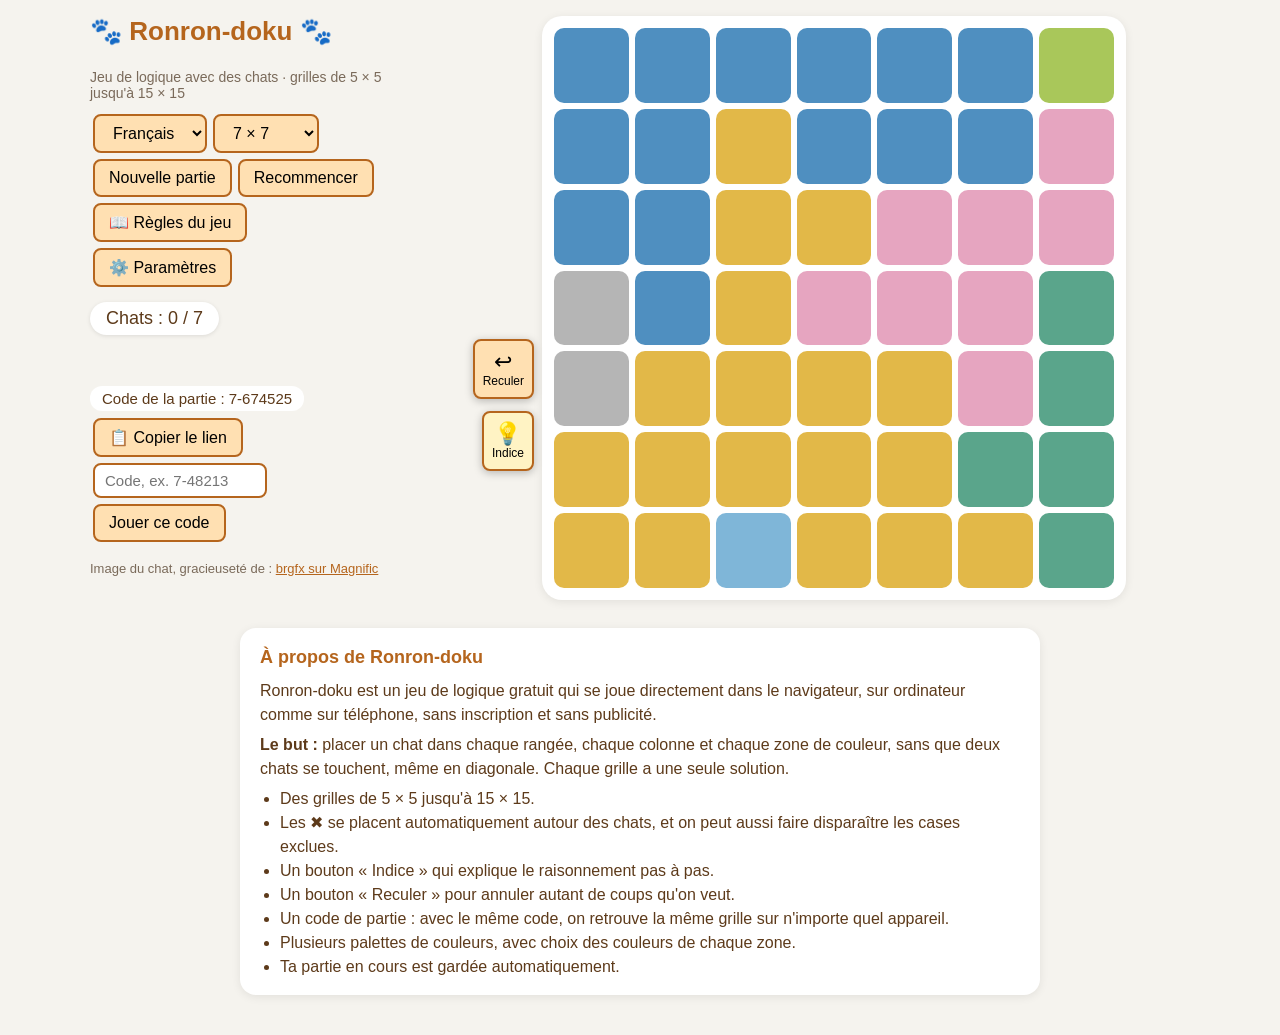
<file: index.html>
<!DOCTYPE html>
<html lang="fr">
<head>
  <meta charset="UTF-8">
  <meta name="viewport" content="width=device-width, initial-scale=1, maximum-scale=1, user-scalable=no">
  <title>Ronron-doku – jeu de logique gratuit avec des chats</title>
  <meta name="description" content="Ronron-doku : jeu de logique gratuit à jouer dans le navigateur. Place un chat dans chaque rangée, colonne et zone de couleur, sans que deux chats se touchent. Grilles de 5 × 5 à 15 × 15, indices expliqués pas à pas, codes de partie à partager.">
  <meta property="og:type" content="website">
  <meta property="og:title" content="Ronron-doku – jeu de logique gratuit avec des chats">
  <meta property="og:description" content="Un chat par rangée, par colonne et par zone de couleur, sans que deux chats se touchent. Grilles de 5 × 5 à 15 × 15, indices expliqués pas à pas, codes de partie à partager.">
  <meta property="og:image" content="https://ronrondoku.ca/cat.png">
  <meta property="og:url" content="https://ronrondoku.ca/">
  <meta property="og:locale" content="fr_CA">
  <link rel="canonical" href="https://ronrondoku.ca/">
  <link rel="alternate" hreflang="fr" href="https://ronrondoku.ca/">
  <link rel="alternate" hreflang="en" href="https://ronrondoku.ca/en/">
  <link rel="alternate" hreflang="ar" href="https://ronrondoku.ca/ar/">
  <link rel="alternate" hreflang="it" href="https://ronrondoku.ca/it/">
  <link rel="alternate" hreflang="x-default" href="https://ronrondoku.ca/">
  <link rel="icon" href="cat.png" type="image/png">
  <link rel="stylesheet" href="style.css">
</head>
<body>
  <div id="layout">
    <aside id="side">
      <h1>🐾 Ronron-doku 🐾</h1>
      <p class="tagline" data-i18n="tagline">Jeu de logique avec des chats · grilles de 5 × 5 jusqu'à 15 × 15</p>

      <div class="controls">
        <select id="lang" aria-label="Langue / Language"><option value="fr">Français</option><option value="en">English</option><option value="ar">العربية</option><option value="it">Italiano</option></select>
        <select id="size">
          <option value="5">5 × 5</option>
          <option value="6">6 × 6</option>
          <option value="7" selected>7 × 7</option>
          <option value="8">8 × 8</option>
          <option value="9">9 × 9</option>
          <option value="10">10 × 10</option>
          <option value="12">12 × 12</option>
          <option value="15">15 × 15</option>
        </select>
        <button id="new-game" data-i18n="new_game">Nouvelle partie</button>
        <button id="undo-top" data-i18n="undo_top">↩ Reculer</button>
        <button id="hint-top" data-i18n="hint_top">💡 Indice</button>
        <button id="reset" data-i18n="reset">Recommencer</button>
        <button id="rules-btn" data-i18n="rules_btn">📖 Règles du jeu</button>
        <button id="settings-btn" data-i18n="settings_btn">⚙️ Paramètres</button>
      </div>

      <div id="rules-panel" class="panel" hidden>
        <h2 data-i18n="rules_h">Règles du jeu</h2>
        <p data-i18n="rules_p1">Place <b>un chat</b> dans chaque rangée, chaque colonne et chaque zone de couleur.
        Deux chats ne doivent jamais se toucher, même en diagonale.</p>
        <p data-i18n="rules_p2">Clique une case : ✖ (exclue), puis le chat, puis vide.</p>
        <p data-i18n="rules_p3">Les ✖ se placent tout seuls autour de chaque chat.</p>
        <p data-i18n="rules_p4">À la souris, tu peux aussi glisser sur plusieurs cases pour y poser des ✖.</p>
        <button id="rules-close" data-i18n="close">Fermer</button>
      </div>

      <div id="settings-panel" class="panel" hidden>
        <h2 data-i18n="settings_h">Paramètres</h2>
        <label><input type="checkbox" id="opt-counter" checked> <span data-i18n="opt_counter">Afficher le compteur de chats</span></label>
        <label><input type="checkbox" id="opt-vanish"> <span data-i18n="opt_vanish">Effacer les cases exclues (au lieu de ✖)</span></label>
        <label><span data-i18n="opt_palette">Palette de couleurs :</span>
          <select id="opt-palette">
            <option value="douce" data-i18n="pal_douce">Douce</option>
            <option value="vive" data-i18n="pal_vive">Vive</option>
            <option value="mixte" data-i18n="pal_mixte">Mixte (vive et pastel)</option>
            <option value="pastel" data-i18n="pal_pastel">Pastel</option>
          </select>
        </label>
        <button id="color-edit-btn" data-i18n="color_edit">🎨 Choisir les couleurs une par une</button>
        <div id="color-editor" hidden>
          <p data-i18n="color_help">Clique sur une couleur pour la changer. Une couleur par zone de la grille actuelle.</p>
          <div id="color-grid"></div>
          <button id="color-reset" data-i18n="color_reset">Rétablir la palette</button>
        </div>
        <button id="settings-close" data-i18n="close">Fermer</button>
      </div>

      <div id="status">
        <span id="counter"></span>
      </div>

      <div id="code-box">
        <div id="game-code"></div>
        <button id="copy-link" data-i18n="copy_link">📋 Copier le lien</button>
        <div class="code-row">
          <input id="code-input" type="text" placeholder="Code, ex. 7-48213" data-i18n-ph="code_ph" maxlength="80" autocomplete="off">
          <button id="code-go" data-i18n="code_go">Jouer ce code</button>
        </div>
        <small id="code-msg"></small>
      </div>
      <p class="credit" data-i18n="credit">Image du chat, gracieuseté de : <a href="https://www.magnific.com/fr/vecteurs-libre/caricature-chat-mignon-noir_48121656.htm" target="_blank" rel="noopener">brgfx sur Magnific</a></p>
    </aside>

    <main id="board-area">
      <div id="loading" hidden>
        <div class="spinner"></div>
        <p data-i18n="loading">Création de la grille…<br>Les grandes grilles prennent quelques secondes.</p>
      </div>
      <div id="undo-wrap"><button id="undo" title="Reculer d'un coup" data-i18n-title="undo_title">↩<span data-i18n="undo_word">Reculer</span></button>
        <button id="hint-btn" title="Demander un indice" data-i18n-title="hint_title">💡<span data-i18n="hint_word">Indice</span></button></div>
      <div id="board"></div>
      <p id="message"></p>
    </main>
  </div>

  <section id="about">
    <h2 data-i18n="about_h">À propos de Ronron-doku</h2>
    <p data-i18n="about_p1">Ronron-doku est un jeu de logique gratuit qui se joue directement dans le navigateur, sur ordinateur comme sur téléphone, sans inscription et sans publicité.</p>
    <p data-i18n="about_p2"><b>Le but :</b> placer un chat dans chaque rangée, chaque colonne et chaque zone de couleur, sans que deux chats se touchent, même en diagonale. Chaque grille a une seule solution.</p>
    <ul>
      <li data-i18n="about_li1">Des grilles de 5 × 5 jusqu'à 15 × 15.</li>
      <li data-i18n="about_li2">Les ✖ se placent automatiquement autour des chats, et on peut aussi faire disparaître les cases exclues.</li>
      <li data-i18n="about_li3">Un bouton « Indice » qui explique le raisonnement pas à pas.</li>
      <li data-i18n="about_li4">Un bouton « Reculer » pour annuler autant de coups qu'on veut.</li>
      <li data-i18n="about_li5">Un code de partie : avec le même code, on retrouve la même grille sur n'importe quel appareil.</li>
      <li data-i18n="about_li6">Plusieurs palettes de couleurs, avec choix des couleurs de chaque zone.</li>
      <li data-i18n="about_li7">Ta partie en cours est gardée automatiquement.</li>
    </ul>
  </section>

  <div id="hint-box" hidden>
    <p id="hint-text"></p>
    <div class="hint-actions">
      <button id="hint-apply" data-i18n="apply">Appliquer</button>
      <button id="hint-close" data-i18n="close">Fermer</button>
    </div>
  </div>
  <script src="i18n.js"></script>
  <script src="gen.js"></script>
  <script src="script.js"></script>
  <script src="hints.js"></script>
</body>
</html>
</file>
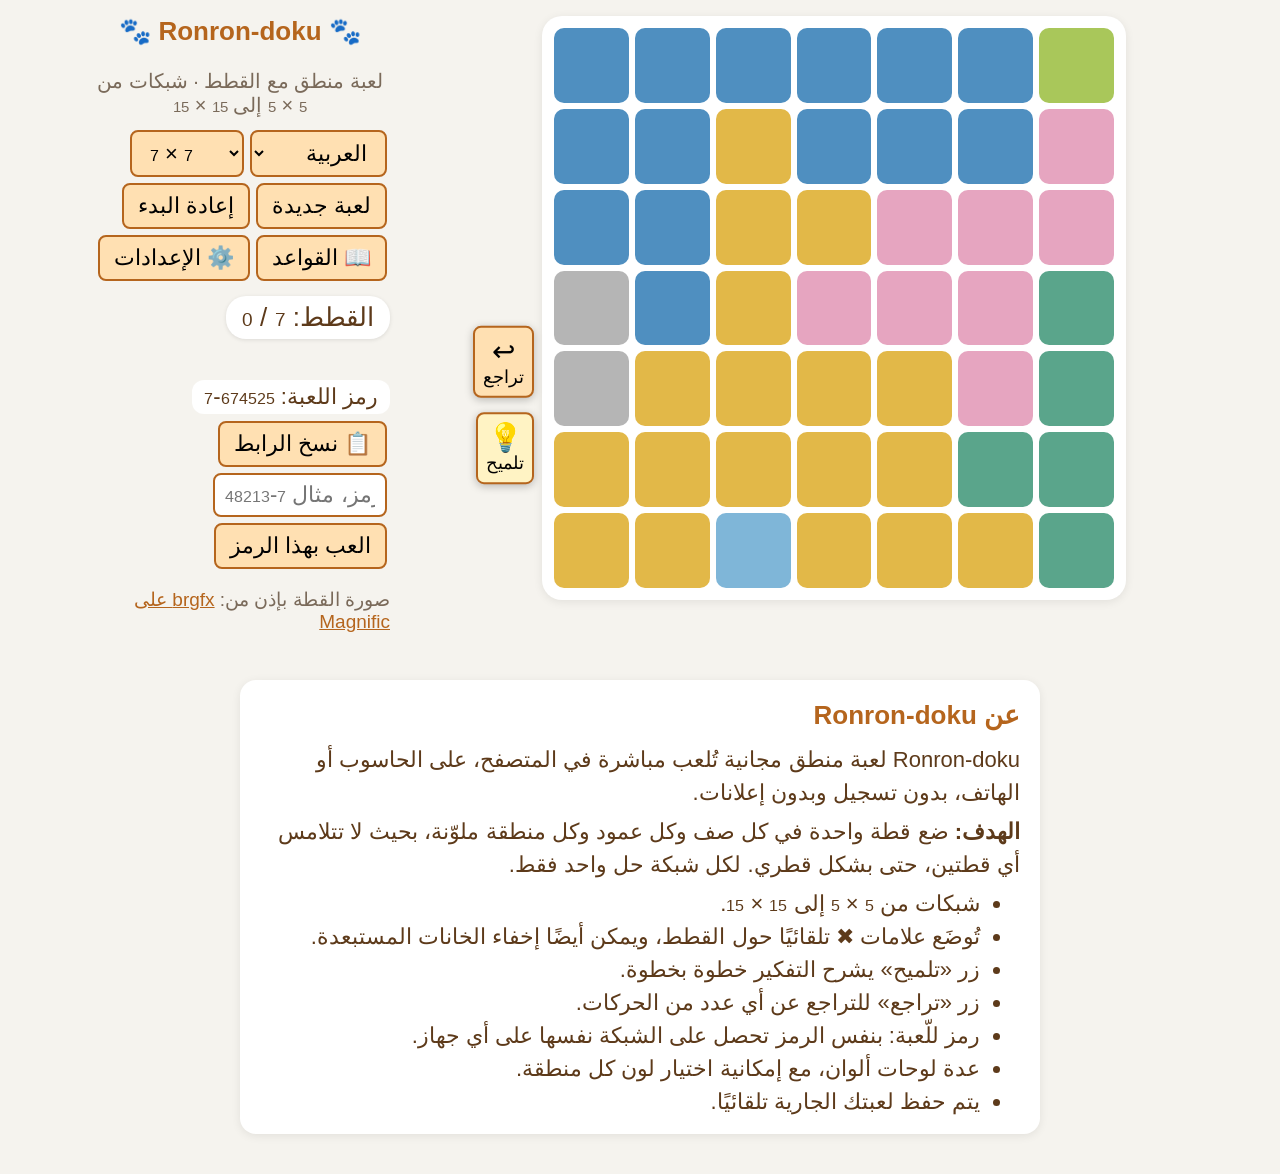
<file: ar/index.html>
<!DOCTYPE html>
<html lang="ar" dir="rtl">
<head>
  <meta charset="UTF-8">
  <meta name="viewport" content="width=device-width, initial-scale=1, maximum-scale=1, user-scalable=no">
  <title>Ronron-doku – لعبة منطق مجانية مع القطط</title>
  <meta name="description" content="Ronron-doku: لعبة منطق مجانية تُلعب في المتصفح. ضع قطة واحدة في كل صف وعمود ومنطقة ملوّنة، دون أن تتلامس أي قطتين. شبكات من 5 × 5 إلى 15 × 15، وتلميحات مشروحة خطوة بخطوة، ورموز ألعاب قابلة للمشاركة.">
  <meta property="og:type" content="website">
  <meta property="og:title" content="Ronron-doku – لعبة منطق مجانية مع القطط">
  <meta property="og:description" content="قطة واحدة في كل صف وعمود ومنطقة ملوّنة، دون أن تتلامس أي قطتين. شبكات من 5 × 5 إلى 15 × 15، وتلميحات مشروحة خطوة بخطوة، ورموز ألعاب قابلة للمشاركة.">
  <meta property="og:image" content="https://ronrondoku.ca/cat.png">
  <meta property="og:url" content="https://ronrondoku.ca/ar/">
  <meta property="og:locale" content="ar_AR">
  <link rel="canonical" href="https://ronrondoku.ca/ar/">
  <link rel="alternate" hreflang="fr" href="https://ronrondoku.ca/">
  <link rel="alternate" hreflang="en" href="https://ronrondoku.ca/en/">
  <link rel="alternate" hreflang="ar" href="https://ronrondoku.ca/ar/">
  <link rel="alternate" hreflang="it" href="https://ronrondoku.ca/it/">
  <link rel="alternate" hreflang="x-default" href="https://ronrondoku.ca/">
  <link rel="icon" href="../cat.png" type="image/png">
  <link rel="stylesheet" href="../style.css">
</head>
<body>
  <div id="layout">
    <aside id="side">
      <h1>🐾 Ronron-doku 🐾</h1>
      <p class="tagline" data-i18n="tagline">لعبة منطق مع القطط · شبكات من ⁦5 × 5⁩ إلى ⁦15 × 15⁩</p>

      <div class="controls">
        <select id="lang" aria-label="Langue / Language"><option value="fr">Français</option><option value="en">English</option><option value="ar">العربية</option><option value="it">Italiano</option></select>
        <select id="size">
          <option value="5">5 × 5</option>
          <option value="6">6 × 6</option>
          <option value="7" selected>7 × 7</option>
          <option value="8">8 × 8</option>
          <option value="9">9 × 9</option>
          <option value="10">10 × 10</option>
          <option value="12">12 × 12</option>
          <option value="15">15 × 15</option>
        </select>
        <button id="new-game" data-i18n="new_game">لعبة جديدة</button>
        <button id="undo-top" data-i18n="undo_top">↩ تراجع</button>
        <button id="hint-top" data-i18n="hint_top">💡 تلميح</button>
        <button id="reset" data-i18n="reset">إعادة البدء</button>
        <button id="rules-btn" data-i18n="rules_btn">📖 القواعد</button>
        <button id="settings-btn" data-i18n="settings_btn">⚙️ الإعدادات</button>
      </div>

      <div id="rules-panel" class="panel" hidden>
        <h2 data-i18n="rules_h">قواعد اللعبة</h2>
        <p data-i18n="rules_p1">ضع <b>قطة واحدة</b> في كل صف وكل عمود وكل منطقة ملوّنة. يجب ألّا تتلامس أي قطتين أبدًا، حتى بشكل قطري.</p>
        <p data-i18n="rules_p2">انقر على خانة: ✖ (مستبعدة)، ثم القطة، ثم فارغة.</p>
        <p data-i18n="rules_p3">تُوضَع علامات ✖ تلقائيًا حول كل قطة.</p>
        <p data-i18n="rules_p4">بالفأرة، يمكنك أيضًا السحب فوق عدة خانات لوضع علامات ✖.</p>
        <button id="rules-close" data-i18n="close">إغلاق</button>
      </div>

      <div id="settings-panel" class="panel" hidden>
        <h2 data-i18n="settings_h">الإعدادات</h2>
        <label><input type="checkbox" id="opt-counter" checked> <span data-i18n="opt_counter">إظهار عدّاد القطط</span></label>
        <label><input type="checkbox" id="opt-vanish"> <span data-i18n="opt_vanish">إخفاء الخانات المستبعدة (بدل ✖)</span></label>
        <label><span data-i18n="opt_palette">لوحة الألوان:</span>
          <select id="opt-palette">
            <option value="douce" data-i18n="pal_douce">هادئة</option>
            <option value="vive" data-i18n="pal_vive">زاهية</option>
            <option value="mixte" data-i18n="pal_mixte">مختلطة (زاهية وباستيل)</option>
            <option value="pastel" data-i18n="pal_pastel">باستيل</option>
          </select>
        </label>
        <button id="color-edit-btn" data-i18n="color_edit">🎨 اختيار الألوان واحدًا واحدًا</button>
        <div id="color-editor" hidden>
          <p data-i18n="color_help">انقر على لون لتغييره. لون واحد لكل منطقة في الشبكة الحالية.</p>
          <div id="color-grid"></div>
          <button id="color-reset" data-i18n="color_reset">استعادة اللوحة</button>
        </div>
        <button id="settings-close" data-i18n="close">إغلاق</button>
      </div>

      <div id="status">
        <span id="counter"></span>
      </div>

      <div id="code-box">
        <div id="game-code"></div>
        <button id="copy-link" data-i18n="copy_link">📋 نسخ الرابط</button>
        <div class="code-row">
          <input id="code-input" type="text" placeholder="الرمز، مثال 7-48213" data-i18n-ph="code_ph" maxlength="80" autocomplete="off">
          <button id="code-go" data-i18n="code_go">العب بهذا الرمز</button>
        </div>
        <small id="code-msg"></small>
      </div>
      <p class="credit" data-i18n="credit">صورة القطة بإذن من: <a href="https://www.magnific.com/fr/vecteurs-libre/caricature-chat-mignon-noir_48121656.htm" target="_blank" rel="noopener">brgfx على Magnific</a></p>
    </aside>

    <main id="board-area">
      <div id="loading" hidden>
        <div class="spinner"></div>
        <p data-i18n="loading">جارٍ إنشاء الشبكة…<br>الشبكات الكبيرة تستغرق بضع ثوانٍ.</p>
      </div>
      <div id="undo-wrap"><button id="undo" title="التراجع عن حركة" data-i18n-title="undo_title">↩<span data-i18n="undo_word">تراجع</span></button>
        <button id="hint-btn" title="اطلب تلميحًا" data-i18n-title="hint_title">💡<span data-i18n="hint_word">تلميح</span></button></div>
      <div id="board"></div>
      <p id="message"></p>
    </main>
  </div>

  <section id="about">
    <h2 data-i18n="about_h">عن Ronron-doku</h2>
    <p data-i18n="about_p1">Ronron-doku لعبة منطق مجانية تُلعب مباشرة في المتصفح، على الحاسوب أو الهاتف، بدون تسجيل وبدون إعلانات.</p>
    <p data-i18n="about_p2"><b>الهدف:</b> ضع قطة واحدة في كل صف وكل عمود وكل منطقة ملوّنة، بحيث لا تتلامس أي قطتين، حتى بشكل قطري. لكل شبكة حل واحد فقط.</p>
    <ul>
      <li data-i18n="about_li1">شبكات من ⁦5 × 5⁩ إلى ⁦15 × 15⁩.</li>
      <li data-i18n="about_li2">تُوضَع علامات ✖ تلقائيًا حول القطط، ويمكن أيضًا إخفاء الخانات المستبعدة.</li>
      <li data-i18n="about_li3">زر «تلميح» يشرح التفكير خطوة بخطوة.</li>
      <li data-i18n="about_li4">زر «تراجع» للتراجع عن أي عدد من الحركات.</li>
      <li data-i18n="about_li5">رمز للّعبة: بنفس الرمز تحصل على الشبكة نفسها على أي جهاز.</li>
      <li data-i18n="about_li6">عدة لوحات ألوان، مع إمكانية اختيار لون كل منطقة.</li>
      <li data-i18n="about_li7">يتم حفظ لعبتك الجارية تلقائيًا.</li>
    </ul>
  </section>

  <div id="hint-box" hidden>
    <p id="hint-text"></p>
    <div class="hint-actions">
      <button id="hint-apply" data-i18n="apply">تطبيق</button>
      <button id="hint-close" data-i18n="close">إغلاق</button>
    </div>
  </div>
  <script src="../i18n.js"></script>
  <script src="../gen.js"></script>
  <script src="../script.js"></script>
  <script src="../hints.js"></script>
</body>
</html>
</file>
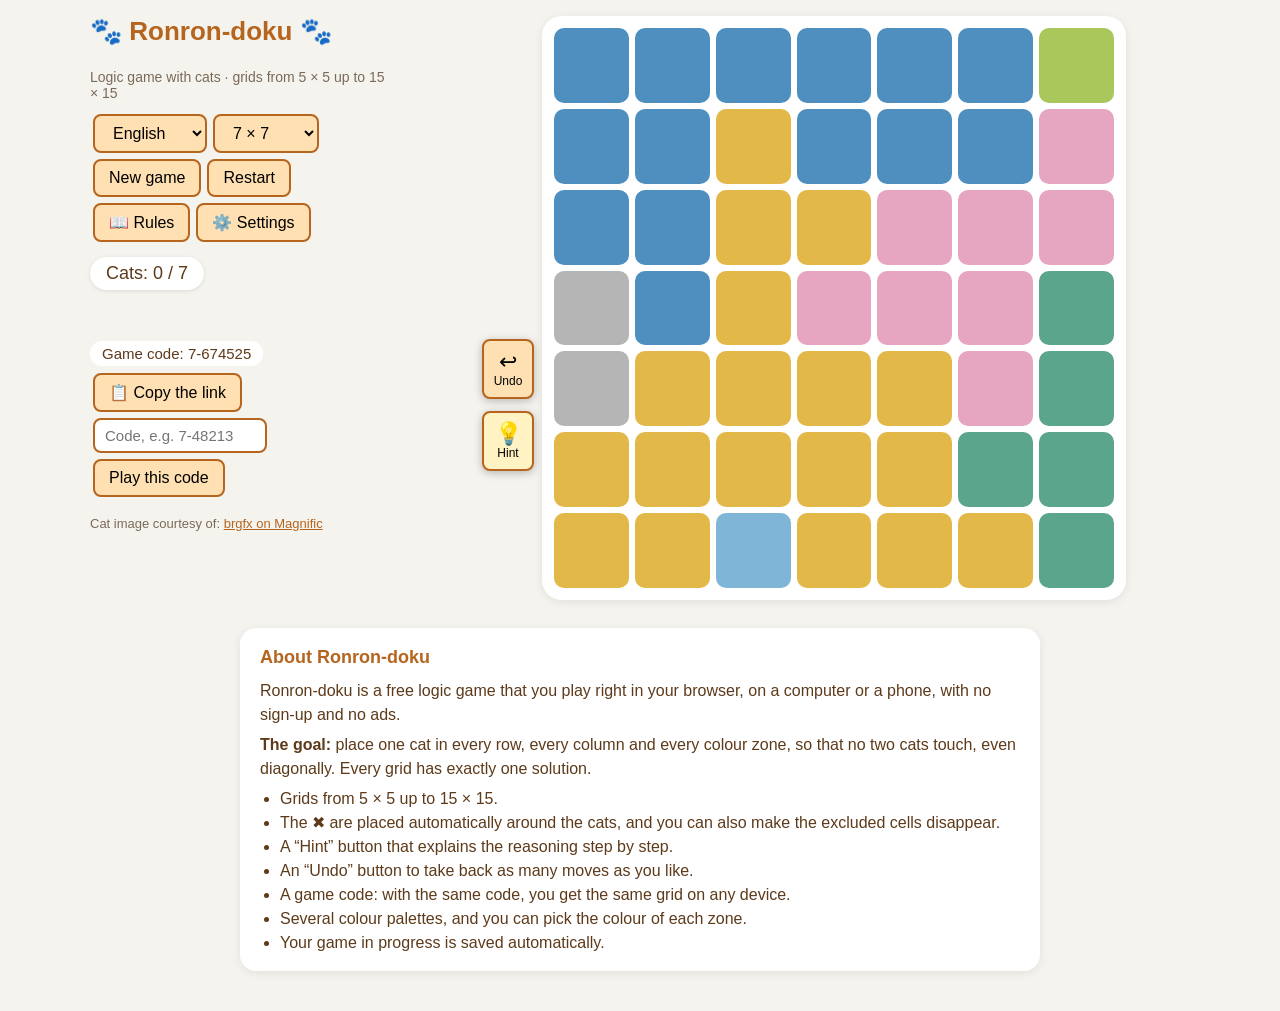
<file: en/index.html>
<!DOCTYPE html>
<html lang="en">
<head>
  <meta charset="UTF-8">
  <meta name="viewport" content="width=device-width, initial-scale=1, maximum-scale=1, user-scalable=no">
  <title>Ronron-doku – free cat logic puzzle game</title>
  <meta name="description" content="Ronron-doku: a free logic game you play in your browser. Place one cat in every row, column and colour zone, with no two cats touching. Grids from 5 × 5 to 15 × 15, step-by-step explained hints, shareable game codes.">
  <meta property="og:type" content="website">
  <meta property="og:title" content="Ronron-doku – free cat logic puzzle game">
  <meta property="og:description" content="One cat per row, per column and per colour zone, with no two cats touching. Grids from 5 × 5 to 15 × 15, step-by-step explained hints, shareable game codes.">
  <meta property="og:image" content="https://ronrondoku.ca/cat.png">
  <meta property="og:url" content="https://ronrondoku.ca/en/">
  <meta property="og:locale" content="en_US">
  <link rel="canonical" href="https://ronrondoku.ca/en/">
  <link rel="alternate" hreflang="fr" href="https://ronrondoku.ca/">
  <link rel="alternate" hreflang="en" href="https://ronrondoku.ca/en/">
  <link rel="alternate" hreflang="ar" href="https://ronrondoku.ca/ar/">
  <link rel="alternate" hreflang="it" href="https://ronrondoku.ca/it/">
  <link rel="alternate" hreflang="x-default" href="https://ronrondoku.ca/">
  <link rel="icon" href="../cat.png" type="image/png">
  <link rel="stylesheet" href="../style.css">
</head>
<body>
  <div id="layout">
    <aside id="side">
      <h1>🐾 Ronron-doku 🐾</h1>
      <p class="tagline" data-i18n="tagline">Logic game with cats · grids from 5 × 5 up to 15 × 15</p>

      <div class="controls">
        <select id="lang" aria-label="Langue / Language"><option value="fr">Français</option><option value="en">English</option><option value="ar">العربية</option><option value="it">Italiano</option></select>
        <select id="size">
          <option value="5">5 × 5</option>
          <option value="6">6 × 6</option>
          <option value="7" selected>7 × 7</option>
          <option value="8">8 × 8</option>
          <option value="9">9 × 9</option>
          <option value="10">10 × 10</option>
          <option value="12">12 × 12</option>
          <option value="15">15 × 15</option>
        </select>
        <button id="new-game" data-i18n="new_game">New game</button>
        <button id="undo-top" data-i18n="undo_top">↩ Undo</button>
        <button id="hint-top" data-i18n="hint_top">💡 Hint</button>
        <button id="reset" data-i18n="reset">Restart</button>
        <button id="rules-btn" data-i18n="rules_btn">📖 Rules</button>
        <button id="settings-btn" data-i18n="settings_btn">⚙️ Settings</button>
      </div>

      <div id="rules-panel" class="panel" hidden>
        <h2 data-i18n="rules_h">Rules</h2>
        <p data-i18n="rules_p1">Place <b>one cat</b> in every row, every column and every colour zone. Two cats must never touch, even diagonally.</p>
        <p data-i18n="rules_p2">Click a cell: ✖ (excluded), then the cat, then empty.</p>
        <p data-i18n="rules_p3">The ✖ are placed automatically around each cat.</p>
        <p data-i18n="rules_p4">With a mouse, you can also drag across several cells to place ✖.</p>
        <button id="rules-close" data-i18n="close">Close</button>
      </div>

      <div id="settings-panel" class="panel" hidden>
        <h2 data-i18n="settings_h">Settings</h2>
        <label><input type="checkbox" id="opt-counter" checked> <span data-i18n="opt_counter">Show the cat counter</span></label>
        <label><input type="checkbox" id="opt-vanish"> <span data-i18n="opt_vanish">Hide excluded cells (instead of ✖)</span></label>
        <label><span data-i18n="opt_palette">Colour palette:</span>
          <select id="opt-palette">
            <option value="douce" data-i18n="pal_douce">Soft</option>
            <option value="vive" data-i18n="pal_vive">Vivid</option>
            <option value="mixte" data-i18n="pal_mixte">Mixed (vivid and pastel)</option>
            <option value="pastel" data-i18n="pal_pastel">Pastel</option>
          </select>
        </label>
        <button id="color-edit-btn" data-i18n="color_edit">🎨 Choose the colours one by one</button>
        <div id="color-editor" hidden>
          <p data-i18n="color_help">Click a colour to change it. One colour per zone of the current grid.</p>
          <div id="color-grid"></div>
          <button id="color-reset" data-i18n="color_reset">Reset the palette</button>
        </div>
        <button id="settings-close" data-i18n="close">Close</button>
      </div>

      <div id="status">
        <span id="counter"></span>
      </div>

      <div id="code-box">
        <div id="game-code"></div>
        <button id="copy-link" data-i18n="copy_link">📋 Copy the link</button>
        <div class="code-row">
          <input id="code-input" type="text" placeholder="Code, e.g. 7-48213" data-i18n-ph="code_ph" maxlength="80" autocomplete="off">
          <button id="code-go" data-i18n="code_go">Play this code</button>
        </div>
        <small id="code-msg"></small>
      </div>
      <p class="credit" data-i18n="credit">Cat image courtesy of: <a href="https://www.magnific.com/fr/vecteurs-libre/caricature-chat-mignon-noir_48121656.htm" target="_blank" rel="noopener">brgfx on Magnific</a></p>
    </aside>

    <main id="board-area">
      <div id="loading" hidden>
        <div class="spinner"></div>
        <p data-i18n="loading">Creating the grid…<br>Large grids take a few seconds.</p>
      </div>
      <div id="undo-wrap"><button id="undo" title="Undo one move" data-i18n-title="undo_title">↩<span data-i18n="undo_word">Undo</span></button>
        <button id="hint-btn" title="Ask for a hint" data-i18n-title="hint_title">💡<span data-i18n="hint_word">Hint</span></button></div>
      <div id="board"></div>
      <p id="message"></p>
    </main>
  </div>

  <section id="about">
    <h2 data-i18n="about_h">About Ronron-doku</h2>
    <p data-i18n="about_p1">Ronron-doku is a free logic game that you play right in your browser, on a computer or a phone, with no sign-up and no ads.</p>
    <p data-i18n="about_p2"><b>The goal:</b> place one cat in every row, every column and every colour zone, so that no two cats touch, even diagonally. Every grid has exactly one solution.</p>
    <ul>
      <li data-i18n="about_li1">Grids from 5 × 5 up to 15 × 15.</li>
      <li data-i18n="about_li2">The ✖ are placed automatically around the cats, and you can also make the excluded cells disappear.</li>
      <li data-i18n="about_li3">A “Hint” button that explains the reasoning step by step.</li>
      <li data-i18n="about_li4">An “Undo” button to take back as many moves as you like.</li>
      <li data-i18n="about_li5">A game code: with the same code, you get the same grid on any device.</li>
      <li data-i18n="about_li6">Several colour palettes, and you can pick the colour of each zone.</li>
      <li data-i18n="about_li7">Your game in progress is saved automatically.</li>
    </ul>
  </section>

  <div id="hint-box" hidden>
    <p id="hint-text"></p>
    <div class="hint-actions">
      <button id="hint-apply" data-i18n="apply">Apply</button>
      <button id="hint-close" data-i18n="close">Close</button>
    </div>
  </div>
  <script src="../i18n.js"></script>
  <script src="../gen.js"></script>
  <script src="../script.js"></script>
  <script src="../hints.js"></script>
</body>
</html>
</file>
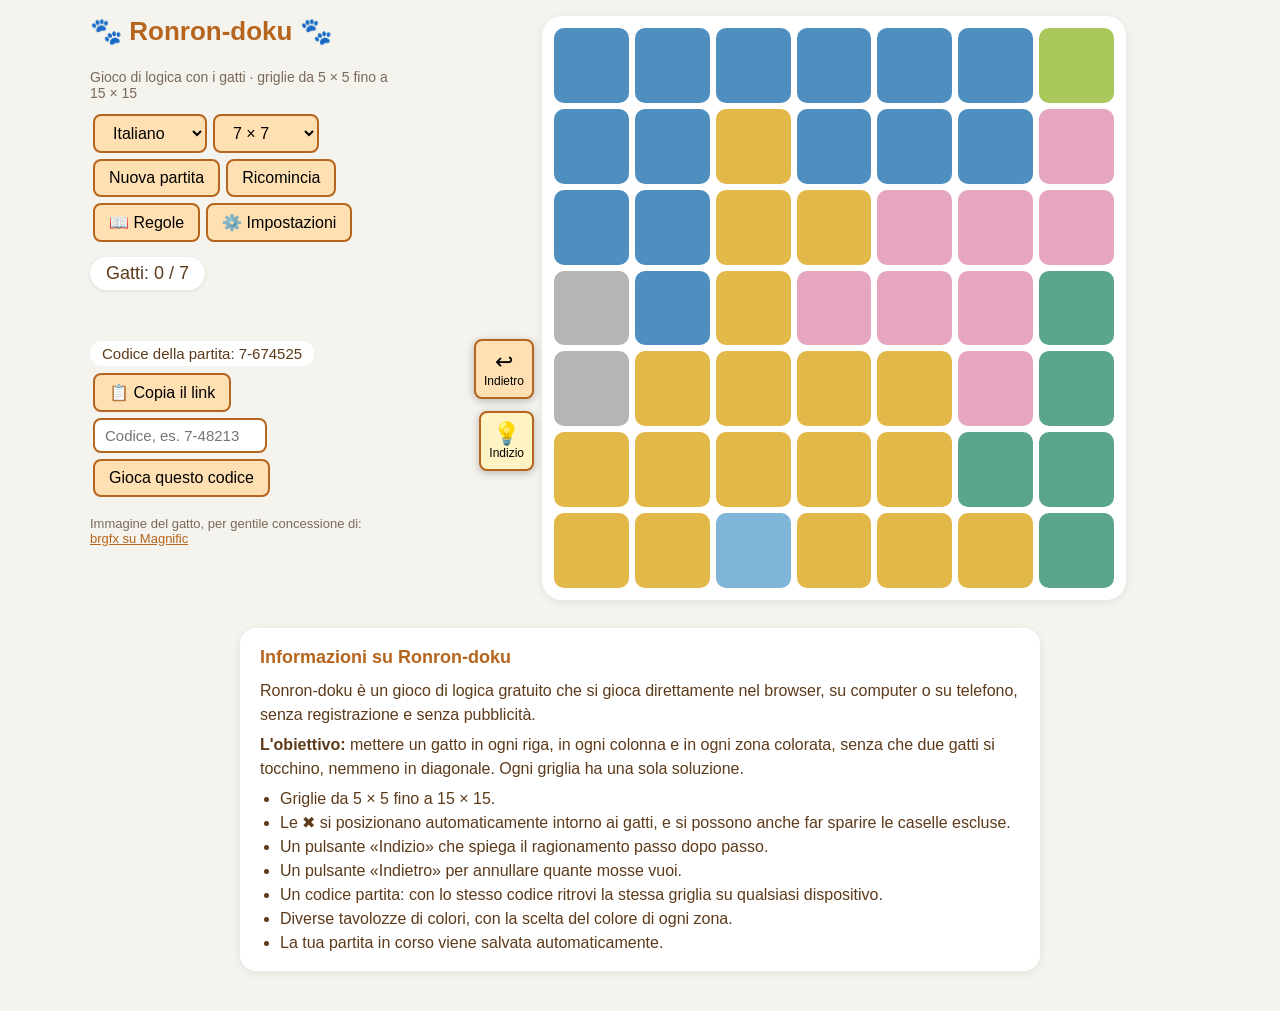
<file: it/index.html>
<!DOCTYPE html>
<html lang="it">
<head>
  <meta charset="UTF-8">
  <meta name="viewport" content="width=device-width, initial-scale=1, maximum-scale=1, user-scalable=no">
  <title>Ronron-doku – gioco di logica gratuito con i gatti</title>
  <meta name="description" content="Ronron-doku: gioco di logica gratuito da giocare nel browser. Metti un gatto in ogni riga, colonna e zona colorata, senza che due gatti si tocchino. Griglie da 5 × 5 a 15 × 15, indizi spiegati passo dopo passo, codici partita da condividere.">
  <meta property="og:type" content="website">
  <meta property="og:title" content="Ronron-doku – gioco di logica gratuito con i gatti">
  <meta property="og:description" content="Un gatto per riga, per colonna e per zona colorata, senza che due gatti si tocchino. Griglie da 5 × 5 a 15 × 15, indizi spiegati passo dopo passo, codici partita da condividere.">
  <meta property="og:image" content="https://ronrondoku.ca/cat.png">
  <meta property="og:url" content="https://ronrondoku.ca/it/">
  <meta property="og:locale" content="it_IT">
  <link rel="canonical" href="https://ronrondoku.ca/it/">
  <link rel="alternate" hreflang="fr" href="https://ronrondoku.ca/">
  <link rel="alternate" hreflang="en" href="https://ronrondoku.ca/en/">
  <link rel="alternate" hreflang="ar" href="https://ronrondoku.ca/ar/">
  <link rel="alternate" hreflang="it" href="https://ronrondoku.ca/it/">
  <link rel="alternate" hreflang="x-default" href="https://ronrondoku.ca/">
  <link rel="icon" href="../cat.png" type="image/png">
  <link rel="stylesheet" href="../style.css">
</head>
<body>
  <div id="layout">
    <aside id="side">
      <h1>🐾 Ronron-doku 🐾</h1>
      <p class="tagline" data-i18n="tagline">Gioco di logica con i gatti · griglie da 5 × 5 fino a 15 × 15</p>

      <div class="controls">
        <select id="lang" aria-label="Langue / Language"><option value="fr">Français</option><option value="en">English</option><option value="ar">العربية</option><option value="it">Italiano</option></select>
        <select id="size">
          <option value="5">5 × 5</option>
          <option value="6">6 × 6</option>
          <option value="7" selected>7 × 7</option>
          <option value="8">8 × 8</option>
          <option value="9">9 × 9</option>
          <option value="10">10 × 10</option>
          <option value="12">12 × 12</option>
          <option value="15">15 × 15</option>
        </select>
        <button id="new-game" data-i18n="new_game">Nuova partita</button>
        <button id="undo-top" data-i18n="undo_top">↩ Indietro</button>
        <button id="hint-top" data-i18n="hint_top">💡 Indizio</button>
        <button id="reset" data-i18n="reset">Ricomincia</button>
        <button id="rules-btn" data-i18n="rules_btn">📖 Regole</button>
        <button id="settings-btn" data-i18n="settings_btn">⚙️ Impostazioni</button>
      </div>

      <div id="rules-panel" class="panel" hidden>
        <h2 data-i18n="rules_h">Regole del gioco</h2>
        <p data-i18n="rules_p1">Metti <b>un gatto</b> in ogni riga, in ogni colonna e in ogni zona colorata. Due gatti non devono mai toccarsi, nemmeno in diagonale.</p>
        <p data-i18n="rules_p2">Tocca una casella: ✖ (esclusa), poi il gatto, poi vuota.</p>
        <p data-i18n="rules_p3">Le ✖ si posizionano da sole intorno a ogni gatto.</p>
        <p data-i18n="rules_p4">Con il mouse puoi anche trascinare su più caselle per mettere delle ✖.</p>
        <button id="rules-close" data-i18n="close">Chiudi</button>
      </div>

      <div id="settings-panel" class="panel" hidden>
        <h2 data-i18n="settings_h">Impostazioni</h2>
        <label><input type="checkbox" id="opt-counter" checked> <span data-i18n="opt_counter">Mostra il contatore dei gatti</span></label>
        <label><input type="checkbox" id="opt-vanish"> <span data-i18n="opt_vanish">Nascondi le caselle escluse (invece della ✖)</span></label>
        <label><span data-i18n="opt_palette">Tavolozza di colori:</span>
          <select id="opt-palette">
            <option value="douce" data-i18n="pal_douce">Morbida</option>
            <option value="vive" data-i18n="pal_vive">Vivace</option>
            <option value="mixte" data-i18n="pal_mixte">Mista (vivace e pastello)</option>
            <option value="pastel" data-i18n="pal_pastel">Pastello</option>
          </select>
        </label>
        <button id="color-edit-btn" data-i18n="color_edit">🎨 Scegli i colori uno per uno</button>
        <div id="color-editor" hidden>
          <p data-i18n="color_help">Tocca un colore per cambiarlo. Un colore per ogni zona della griglia attuale.</p>
          <div id="color-grid"></div>
          <button id="color-reset" data-i18n="color_reset">Ripristina la tavolozza</button>
        </div>
        <button id="settings-close" data-i18n="close">Chiudi</button>
      </div>

      <div id="status">
        <span id="counter"></span>
      </div>

      <div id="code-box">
        <div id="game-code"></div>
        <button id="copy-link" data-i18n="copy_link">📋 Copia il link</button>
        <div class="code-row">
          <input id="code-input" type="text" placeholder="Codice, es. 7-48213" data-i18n-ph="code_ph" maxlength="80" autocomplete="off">
          <button id="code-go" data-i18n="code_go">Gioca questo codice</button>
        </div>
        <small id="code-msg"></small>
      </div>
      <p class="credit" data-i18n="credit">Immagine del gatto, per gentile concessione di: <a href="https://www.magnific.com/fr/vecteurs-libre/caricature-chat-mignon-noir_48121656.htm" target="_blank" rel="noopener">brgfx su Magnific</a></p>
    </aside>

    <main id="board-area">
      <div id="loading" hidden>
        <div class="spinner"></div>
        <p data-i18n="loading">Creazione della griglia…<br>Le griglie grandi richiedono qualche secondo.</p>
      </div>
      <div id="undo-wrap"><button id="undo" title="Annulla una mossa" data-i18n-title="undo_title">↩<span data-i18n="undo_word">Indietro</span></button>
        <button id="hint-btn" title="Chiedi un indizio" data-i18n-title="hint_title">💡<span data-i18n="hint_word">Indizio</span></button></div>
      <div id="board"></div>
      <p id="message"></p>
    </main>
  </div>

  <section id="about">
    <h2 data-i18n="about_h">Informazioni su Ronron-doku</h2>
    <p data-i18n="about_p1">Ronron-doku è un gioco di logica gratuito che si gioca direttamente nel browser, su computer o su telefono, senza registrazione e senza pubblicità.</p>
    <p data-i18n="about_p2"><b>L'obiettivo:</b> mettere un gatto in ogni riga, in ogni colonna e in ogni zona colorata, senza che due gatti si tocchino, nemmeno in diagonale. Ogni griglia ha una sola soluzione.</p>
    <ul>
      <li data-i18n="about_li1">Griglie da 5 × 5 fino a 15 × 15.</li>
      <li data-i18n="about_li2">Le ✖ si posizionano automaticamente intorno ai gatti, e si possono anche far sparire le caselle escluse.</li>
      <li data-i18n="about_li3">Un pulsante «Indizio» che spiega il ragionamento passo dopo passo.</li>
      <li data-i18n="about_li4">Un pulsante «Indietro» per annullare quante mosse vuoi.</li>
      <li data-i18n="about_li5">Un codice partita: con lo stesso codice ritrovi la stessa griglia su qualsiasi dispositivo.</li>
      <li data-i18n="about_li6">Diverse tavolozze di colori, con la scelta del colore di ogni zona.</li>
      <li data-i18n="about_li7">La tua partita in corso viene salvata automaticamente.</li>
    </ul>
  </section>

  <div id="hint-box" hidden>
    <p id="hint-text"></p>
    <div class="hint-actions">
      <button id="hint-apply" data-i18n="apply">Applica</button>
      <button id="hint-close" data-i18n="close">Chiudi</button>
    </div>
  </div>
  <script src="../i18n.js"></script>
  <script src="../gen.js"></script>
  <script src="../script.js"></script>
  <script src="../hints.js"></script>
</body>
</html>
</file>
<file: style.css>
body {
  font-family: Arial, sans-serif;
  background: #f5f3ee;
  margin: 0;
  padding: 16px;
}
h1 { color: #b5651d; }

.controls { margin-bottom: 12px; }
button, select {
  font-size: 16px;
  padding: 8px 14px;
  margin: 3px;
  border-radius: 8px;
  border: 2px solid #b5651d;
  background: #ffe0b2;
  cursor: pointer;
}

#board {
  display: grid;
  width: 100%;
  margin: 0;
  padding: 12px;
  gap: 6px;
  background: white;
  border-radius: 20px;
  box-shadow: 0 2px 10px rgba(0,0,0,0.08);
}
.cell {
  aspect-ratio: 1;
  display: flex;
  align-items: center;
  justify-content: center;
  font-size: var(--fs, 28px);
  cursor: pointer;
  user-select: none;
  border-radius: 10px;
}
.cell:hover { filter: brightness(1.06); }
.cell.conflict { box-shadow: inset 0 0 0 3px #d32f2f; }
/* Case exclue : grand X blanc dessiné (deux barres), plutôt qu'un symbole de texte */
.cell.x { position: relative; color: transparent; font-size: 0; }
.cell.x::before, .cell.x::after {
  content: '';
  position: absolute;
  left: 6%; right: 6%; top: 50%;
  height: max(6px, 13%);
  background: rgba(255, 255, 255, 0.95);
  border-radius: 4px;
  box-shadow: 0 0 3px rgba(0, 0, 0, 0.35);
}
.cell.x::before { transform: translateY(-50%) rotate(45deg); }
.cell.x::after { transform: translateY(-50%) rotate(-45deg); }
body.vanish .cell.x::before, body.vanish .cell.x::after { display: none; }

#status { min-height: 70px; margin-bottom: 8px; }
#counter { display: inline-block; background: white; border-radius: 20px; padding: 6px 16px; font-size: 18px; color: #5d3a1a; box-shadow: 0 1px 4px rgba(0,0,0,0.1); }
/* Message de réussite : alerte au centre de la grille (on touche pour lancer une nouvelle partie) */
#message { margin: 0; }
#message.win {
  display: block; position: absolute; top: 50%; left: 50%; transform: translate(-50%, -50%);
  z-index: 15; width: min(80%, 420px); box-sizing: border-box; cursor: pointer;
  font-size: 22px; line-height: 1.35; text-align: center; font-weight: bold; color: white;
  background: #4caf50; border: 4px solid white; border-radius: 18px; padding: 18px 20px;
  box-shadow: 0 8px 30px rgba(0,0,0,0.35); animation: winpop 0.45s;
}
#message.win::after { content: attr(data-tip); display: block; margin-top: 8px; font-size: 13px; font-weight: normal; opacity: 0.9; }
#message.win.dismissed { display: none; }
@keyframes winpop { from { transform: translate(-50%, -50%) scale(0.7); opacity: 0; } to { transform: translate(-50%, -50%) scale(1); opacity: 1; } }
@keyframes pop { from { transform: scale(0.8); opacity: 0; } to { transform: scale(1); opacity: 1; } }

/* Mode "cases effacées" : les cases exclues disparaissent au lieu d'afficher ✖ */
body.vanish .cell.x {
  background: transparent !important;
  color: transparent;
  box-shadow: none;
}
body.vanish .cell.x:hover { filter: none; background: rgba(0,0,0,0.04) !important; }

#layout {
  display: flex;
  align-items: flex-start;
  gap: 24px;
  max-width: 1100px;
  margin: 0 auto;
}
#side { flex: 0 0 300px; text-align: left; }
#side h1 { margin-top: 0; font-size: 26px; }
#side .controls { display: flex; flex-wrap: wrap; }
#board-area { flex: 1; min-width: 0; display: flex; justify-content: center; position: relative; }
@media (max-width: 800px) {
  #layout { flex-direction: column; align-items: stretch; }
  #side { flex: none; text-align: center; }
  #side .controls { justify-content: center; }
}
.panel {
  max-width: 360px;
  margin: 0 auto 12px;
  padding: 12px 16px;
  background: white;
  border-radius: 16px;
  box-shadow: 0 2px 10px rgba(0,0,0,0.12);
  text-align: left;
}
#side .panel { max-width: none; }
.panel[hidden] { display: none; }

.panel h2 { margin: 0 0 8px; font-size: 18px; color: #b5651d; }

.panel label { display: block; margin: 8px 0; cursor: pointer; }

#loading { text-align: center; color: #5d3a1a; padding: 60px 20px; }
#loading[hidden] { display: none; }
#loading p { font-size: 18px; }
.spinner {
  width: 48px;
  height: 48px;
  margin: 0 auto 16px;
  border: 6px solid #ffe0b2;
  border-top-color: #b5651d;
  border-radius: 50%;
  animation: spin 0.9s linear infinite;
}
@keyframes spin { to { transform: rotate(360deg); } }

.cat-img {
  width: 88%;
  height: 88%;
  object-fit: contain;
  pointer-events: none;
  user-select: none;
}
.credit { font-size: 13px; color: #7a6a5a; margin-top: 16px; }
.credit a { color: #b5651d; }

#color-editor { margin: 8px 0; }
#color-editor p { font-size: 14px; color: #5d3a1a; margin: 6px 0; }
#color-grid { display: flex; flex-wrap: wrap; gap: 6px; margin-bottom: 8px; }
#color-grid input[type="color"] { width: 40px; height: 40px; padding: 0; border: 2px solid #b5651d; border-radius: 8px; background: none; cursor: pointer; }

/* Doigt sur la grille : la page défile normalement, sauf si le mode « glisser » est actif */

/* Petits écrans (téléphone) : on compacte pour voir la grille plus tôt */
@media (max-width: 800px) {
  body { padding: 8px; }
  #side h1 { font-size: 20px; margin: 4px 0; }
  #side .controls { gap: 2px; margin-bottom: 6px; }
  #side button, #side select { font-size: 14px; padding: 6px 10px; margin: 2px; }
  #status { min-height: 40px; margin-bottom: 6px; }
  #counter { white-space: nowrap; font-size: 16px; }
  #message.win { font-size: 18px; padding: 14px 16px; }
  #layout { gap: 8px; }
  #board { padding: 8px; border-radius: 14px; }
  .credit { margin-top: 8px; }
}

#code-box { margin-top: 12px; }
#game-code { display: inline-block; background: white; border-radius: 12px; padding: 4px 12px; font-size: 15px; color: #5d3a1a; margin: 2px 0 4px; }
#code-box .code-row { display: flex; flex-wrap: wrap; align-items: center; }
#code-input { font-size: 15px; padding: 7px 10px; margin: 3px; border-radius: 8px; border: 2px solid #b5651d; width: 150px; }
#code-msg { display: block; color: #b23a3a; margin: 2px 3px; }

/* Évite que la page saute quand la grille est redessinée */
html, body, #board { overflow-anchor: none; }

/* Pas de zoom au double-tap sur la grille (le défilement et le pincement restent possibles) */
#board, .cell { touch-action: manipulation; -webkit-tap-highlight-color: transparent; user-select: none; -webkit-user-select: none; }

/* ===== Indices ===== */
#hint-btn, #hint-top { background: #fff3c4; }
#hint-box {
  position: fixed; left: 12px; right: 12px; bottom: 12px; max-width: 560px; margin: 0 auto;
  z-index: 30; background: white; border-radius: 16px; padding: 12px 16px;
  box-shadow: 0 4px 18px rgba(0,0,0,0.3); border: 2px solid #f0b429; text-align: left;
}
#hint-box[hidden] { display: none; }
#hint-text { margin: 0 0 8px; font-size: 16px; line-height: 1.4; color: #3d2a14; }
.hint-actions { display: flex; gap: 8px; flex-wrap: wrap; }
body.hinting { padding-bottom: 190px; }
body.hinting:not(.hint-plain) #board .cell:not(.hint-zone):not(.hint-line):not(.hint-elim):not(.hint-target) { opacity: 0.35; }
.hint-frame { position: absolute; border: 4px solid #7b3fc4; border-radius: 16px; background: rgba(123, 63, 196, 0.08); box-shadow: 0 1px 4px rgba(0, 0, 0, 0.18); pointer-events: none; z-index: 3; }
.cell.hint-zone { animation: hintpulse 0.9s ease-in-out infinite alternate; }
.cell.hint-elim { filter: saturate(0.8); }
.cell.hint-elim:not(.x)::after { content: '✖'; color: rgba(211, 47, 47, 0.8); font-size: var(--fs, 24px); }
.cell.hint-target { outline: 4px solid #d32f2f; outline-offset: -4px; animation: hintpulse 0.9s ease-in-out infinite alternate; }
@keyframes hintpulse { from { filter: brightness(1); } to { filter: brightness(1.07); } }

/* ===== Présentation du jeu (sous la grille) ===== */
#about { max-width: 760px; margin: 28px auto 24px; padding: 16px 20px; background: white; border-radius: 16px; box-shadow: 0 2px 10px rgba(0,0,0,0.08); color: #5d3a1a; line-height: 1.5; }
#about h2 { margin: 0 0 8px; font-size: 18px; color: #b5651d; }
#about p { margin: 6px 0; }
#about ul { margin: 6px 0 0; padding-left: 20px; }
@media (max-width: 800px) { #about { margin: 16px auto; padding: 12px 14px; font-size: 14px; } }

.tagline { margin: 0 0 10px; font-size: 14px; color: #7a6a5a; }
@media (max-width: 800px) { .tagline { margin: 0 0 6px; font-size: 12px; } }

/* Bouton Reculer flottant, à gauche de la grille, qui suit le défilement */
#undo-wrap { width: 64px; flex: none; align-self: flex-start; position: sticky; top: 45vh; z-index: 5; }
#undo, #hint-btn { position: absolute; right: 8px; min-width: 52px; top: 0; display: flex; flex-direction: column; align-items: center; gap: 2px; padding: 10px 8px; font-size: 22px; line-height: 1; margin: 0; box-shadow: 0 2px 8px rgba(0, 0, 0, 0.25); }
#undo { transform: translateY(-110%); }
#hint-btn { transform: translateY(10%); }
#undo span, #hint-btn span { font-size: 12px; }
#undo-top, #hint-top { display: none; }
@media (max-width: 800px) {
  #undo-wrap { display: none; }
  #undo-top, #hint-top { display: inline-block; }
}

/* Arabe (de droite à gauche) : le texte est inversé, mais la grille et la mise en page restent comme avant */
html[dir="rtl"] #layout, html[dir="rtl"] #board-area { direction: ltr; }
html[dir="rtl"] #side { direction: rtl; text-align: right; }
html[dir="rtl"] #side h1, html[dir="rtl"] .tagline { text-align: center; }
html[dir="rtl"] #size, html[dir="rtl"] #code-input { direction: ltr; }
html[dir="rtl"] #message { direction: rtl; }

/* Arabe : l'écriture arabe paraît plus petite à taille égale, on agrandit un peu les textes */
/* Les chiffres paraissent plus gros que les lettres arabes : on les réduit un peu (chiffres 0-9 seulement) */
@font-face { font-family: "ArDigits"; src: local("Arial"), local("Arimo"), local("Liberation Sans"); unicode-range: U+0030-0039; size-adjust: 73%; }
html[lang="ar"] body { font-family: "ArDigits", Arial, sans-serif; }
html[lang="ar"] button, html[lang="ar"] select, html[lang="ar"] input { font-size: 22px; font-family: inherit; }
html[lang="ar"] #side button, html[lang="ar"] #side select { font-size: 22px; }
html[lang="ar"] .tagline { font-size: 20px; }
html[lang="ar"] #counter { font-size: 26px; }
html[lang="ar"] #game-code, html[lang="ar"] #code-input { font-size: 22px; }
html[lang="ar"] .credit { font-size: 19px; }
html[lang="ar"] .panel, html[lang="ar"] #about, html[lang="ar"] #color-editor p { font-size: 22px; }
html[lang="ar"] .panel h2, html[lang="ar"] #about h2 { font-size: 26px; }
html[lang="ar"] #hint-text { font-size: 23px; }
html[lang="ar"] #loading p { font-size: 24px; }
html[lang="ar"] #message.win { font-size: 31px; }
html[lang="ar"] #message.win::after { font-size: 20px; }
html[lang="ar"] #undo span, html[lang="ar"] #hint-btn span { font-size: 18px; }
html[lang="ar"] #undo, html[lang="ar"] #hint-btn { font-size: 28px; }
@media (max-width: 800px) {
  html[lang="ar"] #side button, html[lang="ar"] #side select { font-size: 20px; }
  html[lang="ar"] #counter { font-size: 22px; }
  html[lang="ar"] #message.win { font-size: 26px; }
  html[lang="ar"] .tagline { font-size: 18px; }
  html[lang="ar"] .panel, html[lang="ar"] #about { font-size: 20px; }
}

/* Boîte d'indice placée en haut de l'écran quand elle cacherait les cases en bas */
#hint-box.at-top { top: 12px; bottom: auto; }
</file>
